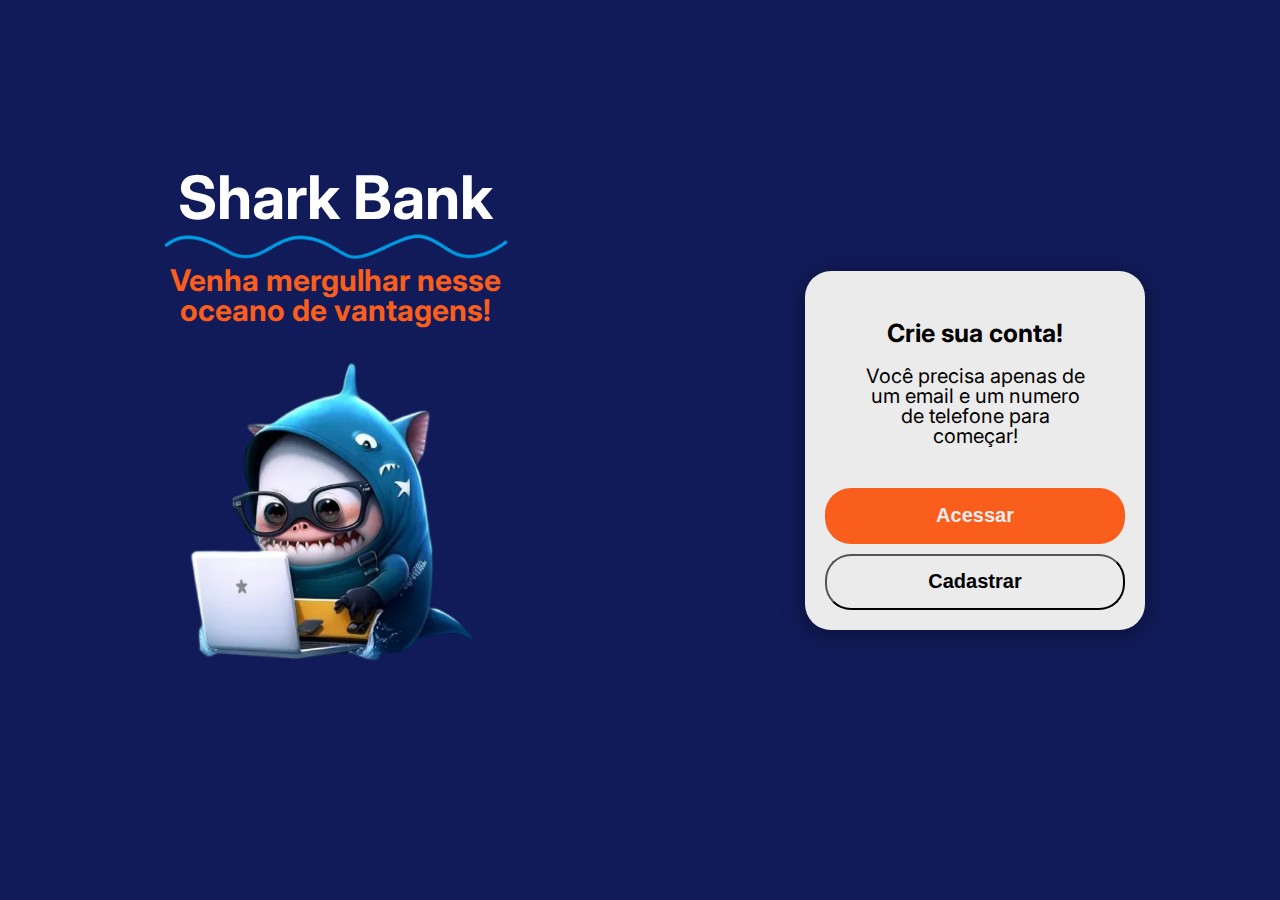
<file: index.html>
<!DOCTYPE html>
<html lang="pt-br">

<head>
    <meta charset="UTF-8">
    <meta http-equiv="X-UA-Compatible" content="IE=edge">
    <meta name="viewport" content="width=device-width, initial-scale=1.0">
    <link rel="stylesheet" href="./css/reset.css">
    <link rel="stylesheet" href="./css/index.css">
    <link rel="preconnect" href="https://fonts.googleapis.com">
    <link rel="preconnect" href="https://fonts.gstatic.com" crossorigin>
    <link href="https://fonts.googleapis.com/css2?family=Inter:wght@700&display=swap" rel="stylesheet">
    <link href="https://fonts.googleapis.com/css2?family=Inter&display=swap" rel="stylesheet">
    <link rel="shortcut icon" href="img/index/favicon-32x32.png" type="image/x-icon">
    <script src="./js/modules/index.js" defer></script>

    <title>Shark Bank</title>
</head>

<body>
    <div class="text-container">
        <div class="text-container-titles">
            <h1 class="title">
                Shark Bank
            </h1>
            <img class="imagem-onda" src="img/index/efeito de onda.png" alt=" imagem de onda">
            <h2 class="sub-title">
                Venha mergulhar nesse</br>
                oceano de vantagens!
            </h2>
        </div>
        <img class="imagem-baby-tubarao" src="img/index/Baby.png" alt="Logo de tubarão bebe">
    </div>
    <section class="form-container">
        <h2 class="titulo-form-conteiner">Crie sua conta!</h2>
        <h3 class="subtitulo-form-conteiner">Você precisa apenas de um email e um numero de telefone para começar!</h3>
        <div class="conjunto-de-botoes">
            <button id = "botao-acessar" class="botao botao-acessar-form" type="submit">Acessar</button>
            <button id = "botao-cadastrar" class="botao botao-cadastrar-form">Cadastrar</button>
        </div>
    </section>
</body>

</html>
</file>
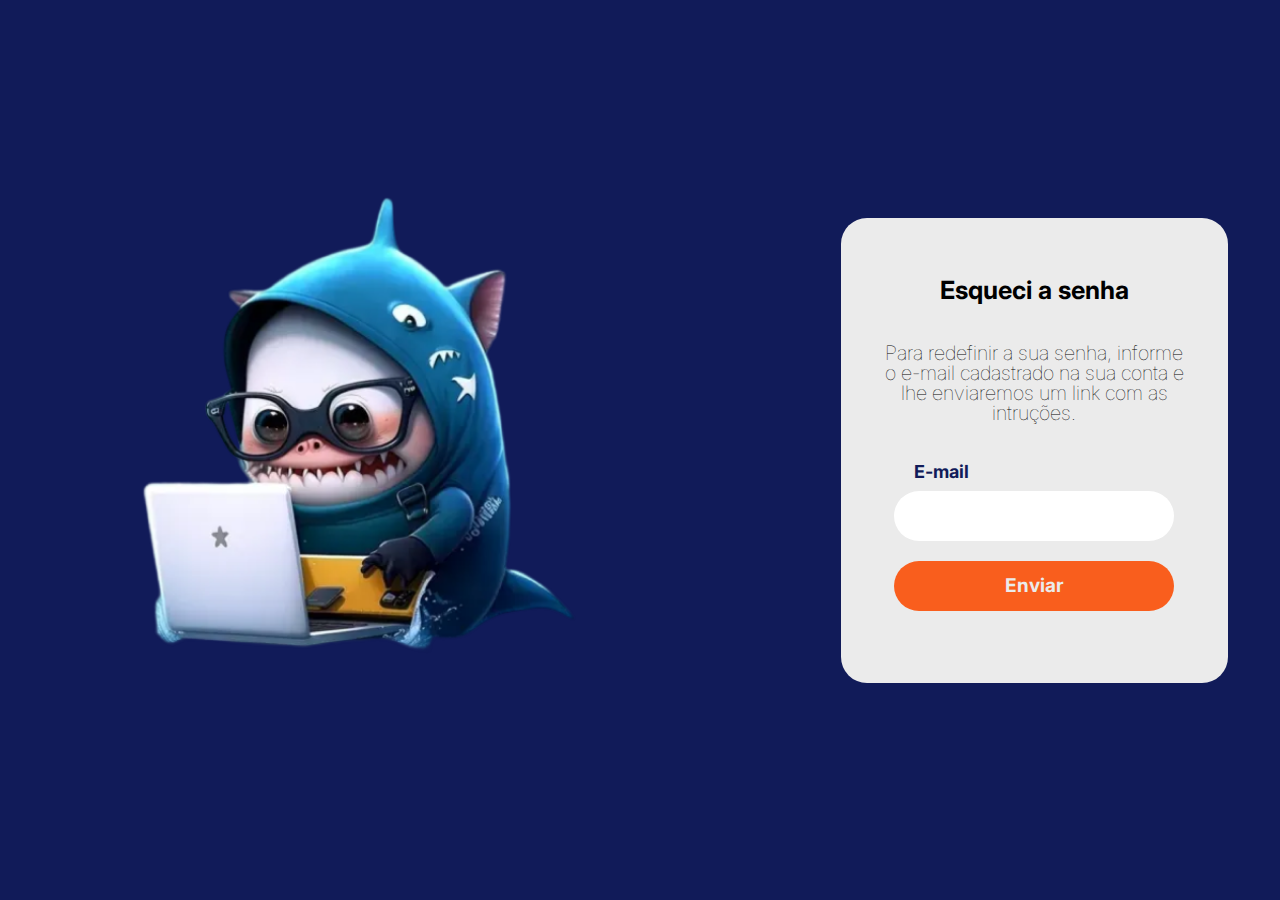
<file: view/recpassword.html>
<!DOCTYPE html>
<html lang="pt-br">

<head>
    <meta charset="UTF-8">
    <meta http-equiv="X-UA-Compatible" content="IE=edge">
    <meta name="viewport" content="width=device-width, initial-scale=1.0">
    <link rel="preconnect" href="https://fonts.googleapis.com">
    <link rel="preconnect" href="https://fonts.gstatic.com" crossorigin>
    <link href="https://fonts.googleapis.com/css2?family=Inter:wght@700&display=swap" rel="stylesheet">
    <link href="https://fonts.googleapis.com/css2?family=Inter&display=swap" rel="stylesheet">
    <link rel="stylesheet" href="../css/reset.css">
    <link rel="stylesheet" href="../css/index.css">

    <title>Recuperação de senha</title>

    <link rel="stylesheet" href="../css/recpassword.css">
    <link rel="shortcut icon" href="../img/favicon-32x32.png" type="image/x-icon">
</head>

<body>
   
    <main>
        <section class="images">
            <img class="imagem-tubarao" src="../img/shark-recpassword.png" alt="Mobile">
        </section>
        <div class="quadro">
            <form class="form" action="">
                <h2 class="titulo-esqueci-senha">Esqueci a senha</h2>
                <h6 class="subtitulo-esqueci-senha">Para redefinir a sua senha, informe o e-mail cadastrado
                    na sua conta e lhe enviaremos um link com as intruções.</h6>
                <label class="cadastrar-email" for="e-mail">
                    <span class="texto-email">E-mail</span>
                    <input class="caixa-email" type="email" id="email" name="email">
                </label>
                <input class="botao" type="submit" value="Enviar" id="send" onclick="onClickRecPassword()">
            </form>
        </div>
    </main>
    
</body>
<script src = "../js/modules/password.js"></script>
</html>
</file>
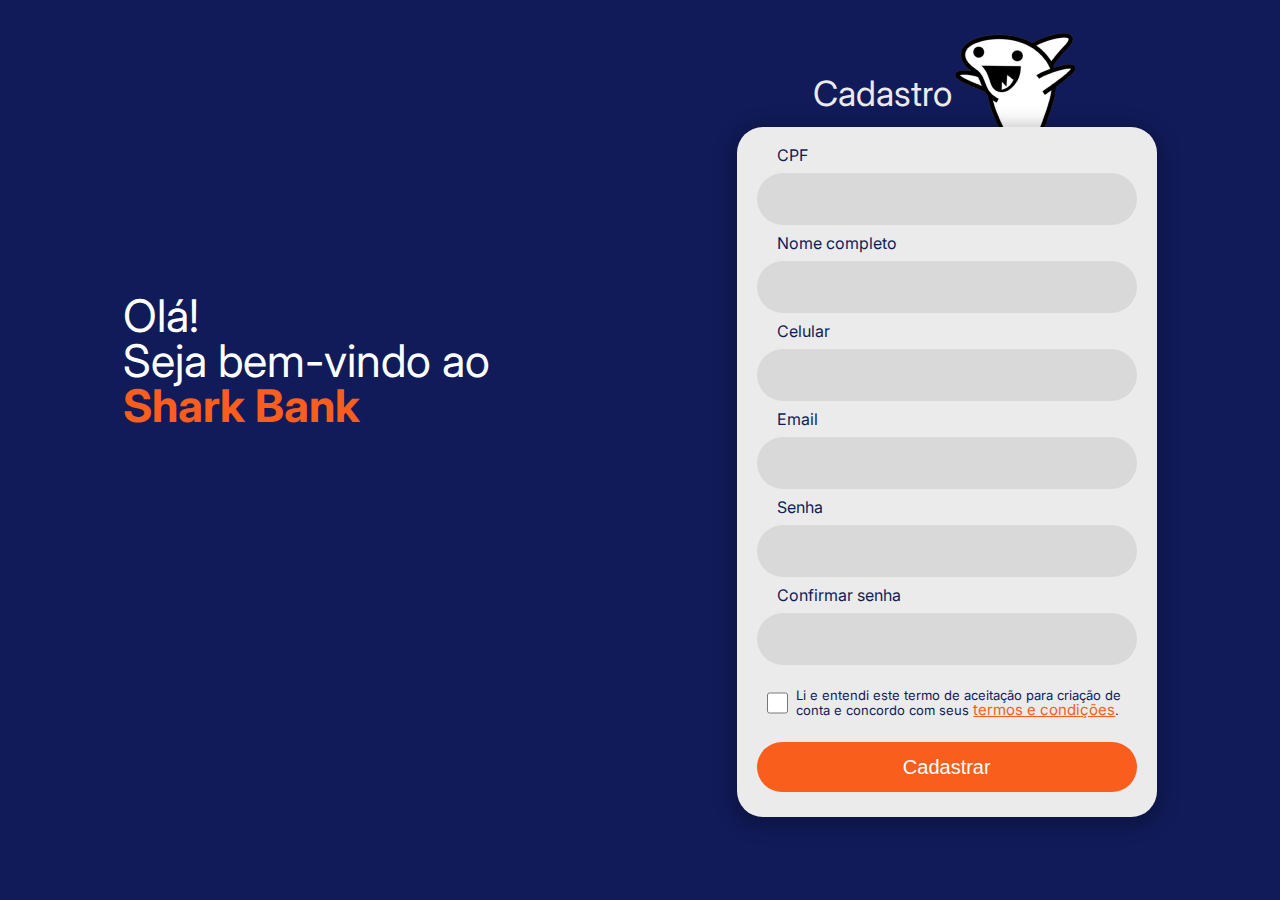
<file: view/register.html>
<!DOCTYPE html>
<html lang="pt-br">

<head>
    <meta charset="UTF-8">
    <meta http-equiv="X-UA-Compatible" content="IE=edge">
    <meta name="viewport" content="width=device-width, initial-scale=1.0">
    <link rel="stylesheet" href="../css/reset.css">
    <link rel="stylesheet" href="../css/register.css">
    <link rel="preconnect" href="https://fonts.googleapis.com">
    <link rel="preconnect" href="https://fonts.gstatic.com" crossorigin>
    <link href="https://fonts.googleapis.com/css2?family=Inter:wght@700&display=swap" rel="stylesheet">
    <link href="https://fonts.googleapis.com/css2?family=Inter&display=swap" rel="stylesheet">
    <script src="../js/modules/register.js" defer></script>

    <title>Cadastro</title>
</head>

<body>
    <div class="text-container">
        <h4>
            Olá! </br>
            Seja bem-vindo ao <br>
            <span class="orange-text">Shark Bank</span>
        </h4>
    </div>

    <div class="registration-form">
        <section class="registration-title">
            <h2>Cadastro<h2>
                <img src="../img/registeraddress-img/happyshark.png.png" alt="">
          </section>
        <form action="" class="form-container" id="form">

            <span class="span-required"> CPF </span>
            <input id="cpf" name="cpf" type="text" class="required" data-error-message="Por favor, preencha o campo CPF" oninput="validateCPF()">
            <span id="cpf-error-message" class="error-message"></span>

            <span class="span-required"> Nome completo </span>
            <input id="username" name="username" type="text" class="required" data-error-message="Por favor, preencha o campo Nome completo" oninput="validateCPF()">
            <span id="name-error-message" class="error-message"></span>

            <span class="span-required"> Celular </span>
            <input id="phonenumber" name="phonenumber" type="text" class="required" data-error-message="Por favor, preencha o celular" oninput="validateCPF()">
            <span id="phonenumber-error-message" class="error-message"></span>

            <span class="span-required"> Email </span>
            <input id="email" name="email" type="text" class="required" data-error-message="Inserir email" oninput="validateCPF()">
            <span id="email-error-message" class="error-message"></span>

            <span class="span-required"> Senha </span>
            <input id="password" name="password" type="password" class="required" data-error-message="Inserir senha" oninput="validateCPF()">
            <span id="password-error-message" class="error-message"></span>

            <span class="span-required"> Confirmar senha </span>
            <input id="confirmpassword" name="password" type="password" class="required" data-error-message="senhas incompatíveis" oninput="validateCPF()">
            <span id="confirmpassword-error-message" class="error-message"></span>

            <label class="checkbox-label">
                <input type="checkbox" id="termCheckbox" name="termCheckbox" class="checkbox">
                <span class="checkbox-text">Li e entendi este termo de aceitação para criação de conta e concordo com
                    seus <a href="terms.html" id="terms-link">termos e condições</a>.</span>
            </label>

            <button id="botao-cadastrar" type="button"
                onclick="if (validateForm()) { window.location.href = 'registeraddress.html'; }">Cadastrar</button>

        </form>
    </div>
</body>

</html>
</file>
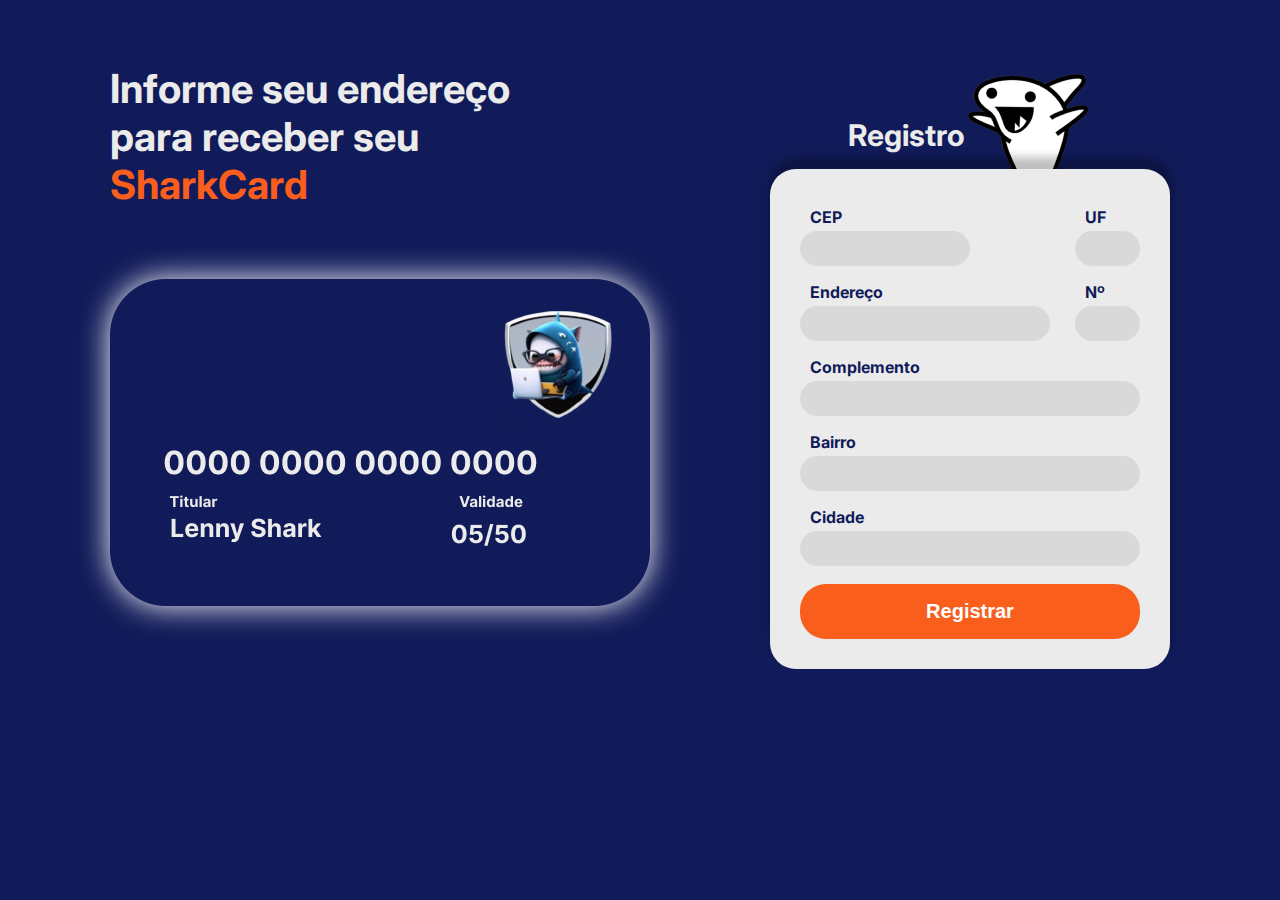
<file: view/registeraddress.html>
<!DOCTYPE html>
<html lang="pt-br">

<head>
  <meta charset="UTF-8">

  <link rel="preconnect" href="https://fonts.googleapis.com">
  <link rel="preconnect" href="https://fonts.gstatic.com" crossorigin>
  <link href="https://fonts.googleapis.com/css2?family=Inter:wght@400;700&display=swap" rel="stylesheet">

  <link rel="stylesheet" href="../css/reset.css">
  <link rel="stylesheet" href="../css/registeraddress.css">


  <title>Registro</title>
</head>

<body>

  <main>
    <section id="SharkCard">

      <h1>
        Informe seu endereço <br>
        para receber seu <br>
        <span>SharkCard</span>
      </h1>
      <img src="/img/registeraddress-img/SharkCard.png" alt="">
    </section>

    <div id="addressForm">

      <section id="form-title">
        <h2>Registro<h2>
            <img src="/img/registeraddress-img/happyshark.png.png" alt="">
      </section>

      <form action="" id="form-container">
        <fieldset>

          <div id="fieldsInline1">
            <div class="input-wrapper" id="field-CEP" >
              <label for="cep">CEP</label>
              <input type="text" id="cep" name="cep" oninput="validateCep()">  
              <span id="cep-error-message" class="error-message"></span> 
            </div>
            <div class="input-wrapper" id="field-UF">
              <label for="uf">UF</label>
              <input type="text" id="uf" name="uf" oninput="validateUf()">
              <span id="uf-error-message" class="error-message"></span>
            </div>
          </div>

          <div id="fieldsInline2">
            <div class="input-wrapper" id="field-Endereco">
              <label for="endereco">Endereço</label>
              <input type="text" id="endereco" name="endereco" oninput="validateEndereco()">
              <span id="endereco-error-message" class="error-message"></span>
            </div>
            <div class="input-wrapper" id="field-Numero">
              <label for="numero">Nº</label>
              <input type="text" id="numero" name="numero" oninput="validateNumero()">
              <span id="numero-error-message" class="error-message"></span>
            </div>
          </div>



          <div class="input-wrapper" id="field-Complemento">
            <label for="complemento">Complemento</label>
            <input type="text" id="complemento" name="complemento">            
          </div>

          <div class="input-wrapper" id="field-Bairro">
            <label for="bairro">Bairro</label>
            <input type="text" id="bairro" name="bairro" oninput="validateBairro()">
            <span id="bairro-error-message" class="error-message"></span>
          </div>

          <div class="input-wrapper" id="field-Cidade">
            <label for="cidade">Cidade</label>
            <input type="text" id="cidade" name="cidade" oninput="validateCidade()">
            <span id="cidade-error-message" class="error-message"></span>
          </div>

          <button type="submit">Registrar</button>

        </fieldset>
      </form>
    </div>
  </main>


  <script src="/js/modules/registeraddress.js"></script>
</body>

</html>
</file>
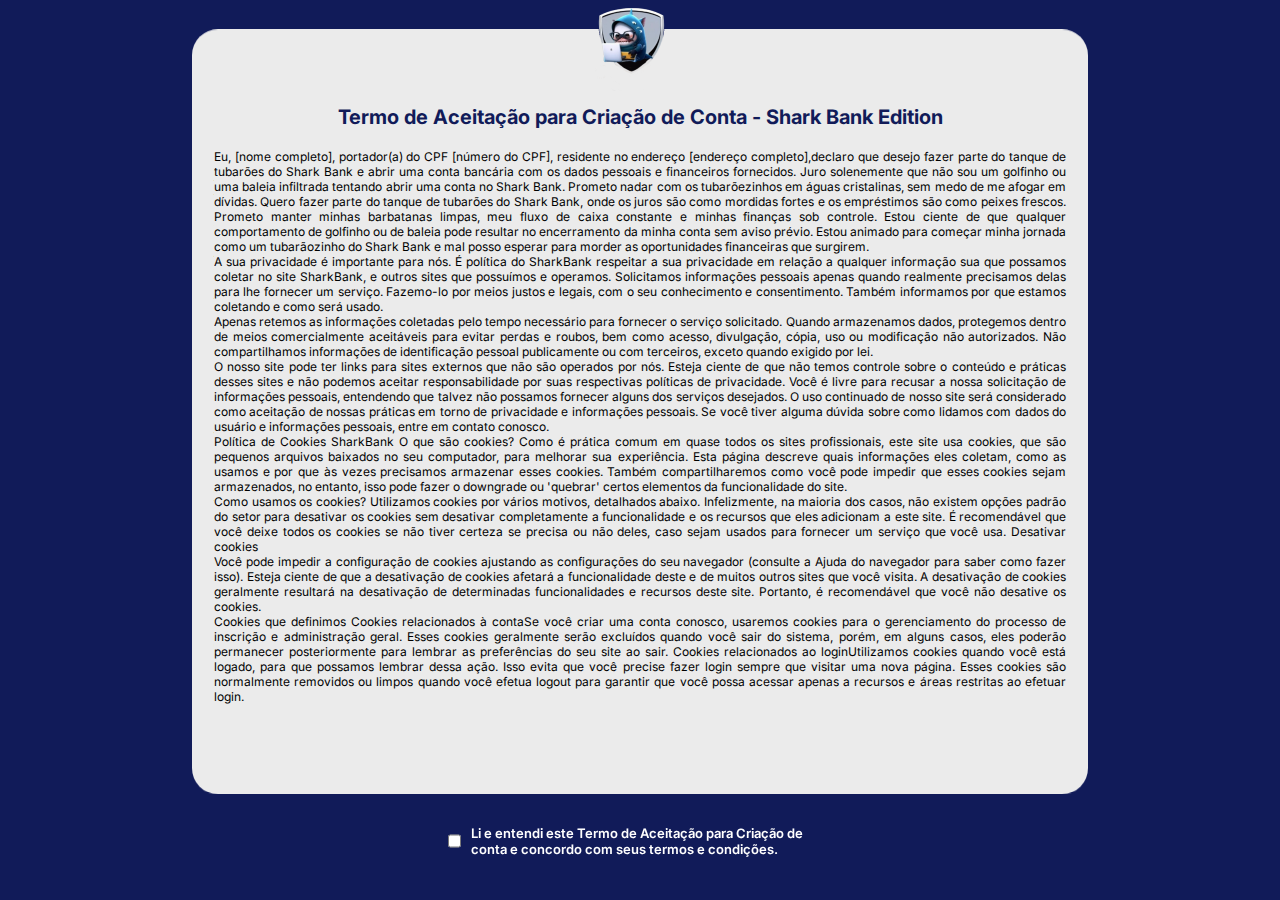
<file: view/terms.html>
<!DOCTYPE html>
<html lang="pt-br">

<head>
  <link rel="preconnect" href="https://fonts.googleapis.com" />
  <link rel="preconnect" href="https://fonts.gstatic.com" crossorigin />
  <link href="https://fonts.googleapis.com/css2?family=Inter&display=swap" rel="stylesheet" />
  <meta charset="UTF-8" />
  <meta http-equiv="X-UA-Compatible" content="IE=edge" />
  <meta name="viewport" content="width=device-width, initial-scale=1.0" />
  <link rel="stylesheet" href="../css/terms.css" />
  <link rel="shortcut icon" href="img/favicon-32x32.png" type="image/x-icon">
  <script src="../js/modules/terms.js" defer></script>
  <title>Termo de aceitação</title>
</head>

<body>
  <img src="../img/logo_skark_terms.png" alt="Logo SharkBank" />
  <div id="moldura-externa">
    <div id="modal" class="modal">
      <div id="header-modal">
        <h1>Termo de Aceitação para Criação de Conta - Shark Bank Edition</h1>
      </div>
      <div id="body-modal">
        <p>
          Eu, [nome completo], portador(a) do CPF [número do CPF], residente no
          endereço [endereço completo],declaro que desejo fazer parte do tanque
          de tubarões do Shark Bank e abrir uma conta bancária com os dados
          pessoais e financeiros fornecidos. Juro solenemente que não sou um
          golfinho ou uma baleia infiltrada tentando abrir uma conta no Shark
          Bank. Prometo nadar com os tubarõezinhos em águas cristalinas, sem
          medo de me afogar em dívidas. Quero fazer parte do tanque de tubarões
          do Shark Bank, onde os juros são como mordidas fortes e os empréstimos
          são como peixes frescos. Prometo manter minhas barbatanas limpas, meu
          fluxo de caixa constante e minhas finanças sob controle. Estou ciente
          de que qualquer comportamento de golfinho ou de baleia pode resultar
          no encerramento da minha conta sem aviso prévio. Estou animado para
          começar minha jornada como um tubarãozinho do Shark Bank e mal posso
          esperar para morder as oportunidades financeiras que surgirem.
        </p>
        <p>
          A sua privacidade é importante para nós. É política do SharkBank
          respeitar a sua privacidade em relação a qualquer informação sua que
          possamos coletar no site SharkBank, e outros sites que possuímos e
          operamos. Solicitamos informações pessoais apenas quando realmente
          precisamos delas para lhe fornecer um serviço. Fazemo-lo por meios
          justos e legais, com o seu conhecimento e consentimento. Também
          informamos por que estamos coletando e como será usado.
        </p>
        <p>
          Apenas retemos as informações coletadas pelo tempo necessário para
          fornecer o serviço solicitado. Quando armazenamos dados, protegemos
          dentro de meios comercialmente aceitáveis ​​para evitar perdas e
          roubos, bem como acesso, divulgação, cópia, uso ou modificação não
          autorizados. Não compartilhamos informações de identificação pessoal
          publicamente ou com terceiros, exceto quando exigido por lei.
        </p>
        <p>
          O nosso site pode ter links para sites externos que não são operados
          por nós. Esteja ciente de que não temos controle sobre o conteúdo e
          práticas desses sites e não podemos aceitar responsabilidade por suas
          respectivas políticas de privacidade. Você é livre para recusar a
          nossa solicitação de informações pessoais, entendendo que talvez não
          possamos fornecer alguns dos serviços desejados. O uso continuado de
          nosso site será considerado como aceitação de nossas práticas em torno
          de privacidade e informações pessoais. Se você tiver alguma dúvida
          sobre como lidamos com dados do usuário e informações pessoais, entre
          em contato conosco.
        </p>
        <p>
          Política de Cookies SharkBank O que são cookies? Como é prática comum
          em quase todos os sites profissionais, este site usa cookies, que são
          pequenos arquivos baixados no seu computador, para melhorar sua
          experiência. Esta página descreve quais informações eles coletam, como
          as usamos e por que às vezes precisamos armazenar esses cookies.
          Também compartilharemos como você pode impedir que esses cookies sejam
          armazenados, no entanto, isso pode fazer o downgrade ou 'quebrar'
          certos elementos da funcionalidade do site.
        </p>
        <p>
          Como usamos os cookies? Utilizamos cookies por vários motivos,
          detalhados abaixo. Infelizmente, na maioria dos casos, não existem
          opções padrão do setor para desativar os cookies sem desativar
          completamente a funcionalidade e os recursos que eles adicionam a este
          site. É recomendável que você deixe todos os cookies se não tiver
          certeza se precisa ou não deles, caso sejam usados ​​para fornecer um
          serviço que você usa. Desativar cookies
        </p>
        <p>
          Você pode impedir a configuração de cookies ajustando as configurações
          do seu navegador (consulte a Ajuda do navegador para saber como fazer
          isso). Esteja ciente de que a desativação de cookies afetará a
          funcionalidade deste e de muitos outros sites que você visita. A
          desativação de cookies geralmente resultará na desativação de
          determinadas funcionalidades e recursos deste site. Portanto, é
          recomendável que você não desative os cookies.
        </p>
        <p>
          Cookies que definimos Cookies relacionados à contaSe você criar uma
          conta conosco, usaremos cookies para o gerenciamento do processo de
          inscrição e administração geral. Esses cookies geralmente serão
          excluídos quando você sair do sistema, porém, em alguns casos, eles
          poderão permanecer posteriormente para lembrar as preferências do seu
          site ao sair. Cookies relacionados ao loginUtilizamos cookies quando
          você está logado, para que possamos lembrar dessa ação. Isso evita que
          você precise fazer login sempre que visitar uma nova página. Esses
          cookies são normalmente removidos ou limpos quando você efetua logout
          para garantir que você possa acessar apenas a recursos e áreas
          restritas ao efetuar login.
        </p>
        <p>
          Cookies relacionados a boletins por e-mailEste site oferece serviços
          de assinatura de boletim informativo ou e-mail e os cookies podem ser
          usados ​​para lembrar se você já está registrado e se deve mostrar
          determinadas notificações válidas apenas para usuários inscritos / não
          inscritos. Pedidos processando cookies relacionadosEste site oferece
          facilidades de comércio eletrônico ou pagamento e alguns cookies são
          essenciais para garantir que seu pedido seja lembrado entre as
          páginas, para que possamos processá-lo adequadamente.
        </p>
        <p>
          Cookies relacionados a pesquisasPeriodicamente, oferecemos pesquisas e
          questionários para fornecer informações interessantes, ferramentas
          úteis ou para entender nossa base de usuários com mais precisão. Essas
          pesquisas podem usar cookies para lembrar quem já participou numa
          pesquisa ou para fornecer resultados precisos após a alteração das
          páginas.
        </p>
        <p>
          Cookies relacionados a formuláriosQuando você envia dados por meio de
          um formulário como os encontrados nas páginas de contacto ou nos
          formulários de comentários, os cookies podem ser configurados para
          lembrar os detalhes do usuário para correspondência futura. Cookies de
          preferências do sitePara proporcionar uma ótima experiência neste
          site, fornecemos a funcionalidade para definir suas preferências de
          como esse site é executado quando você o usa. Para lembrar suas
          preferências, precisamos definir cookies para que essas informações
          possam ser chamadas sempre que você interagir com uma página for
          afetada por suas preferências. Cookies de Terceiros
        </p>
        <p>
          Em alguns casos especiais, também usamos cookies fornecidos por
          terceiros confiáveis. A seção a seguir detalha quais cookies de
          terceiros você pode encontrar através deste site. Este site usa o
          Google Analytics, que é uma das soluções de análise mais difundidas e
          confiáveis ​​da Web, para nos ajudar a entender como você usa o site e
          como podemos melhorar sua experiência. Esses cookies podem rastrear
          itens como quanto tempo você gasta no site e as páginas visitadas,
          para que possamos continuar produzindo conteúdo atraente.
        </p>
        <p>
          Para mais informações sobre cookies do Google Analytics, consulte a
          página oficial do Google Analytics. As análises de terceiros são
          usadas para rastrear e medir o uso deste site, para que possamos
          continuar produzindo conteúdo atrativo. Esses cookies podem rastrear
          itens como o tempo que você passa no site ou as páginas visitadas, o
          que nos ajuda a entender como podemos melhorar o site para você.
          Periodicamente, testamos novos recursos e fazemos alterações subtis na
          maneira como o site se apresenta. Quando ainda estamos testando novos
          recursos, esses cookies podem ser usados ​​para garantir que você
          receba uma experiência consistente enquanto estiver no site, enquanto
          entendemos quais otimizações os nossos usuários mais apreciam.
        </p>
        <p>
          À medida que vendemos produtos, é importante entendermos as
          estatísticas sobre quantos visitantes de nosso site realmente compram
          e, portanto, esse é o tipo de dados que esses cookies rastrearão. Isso
          é importante para você, pois significa que podemos fazer previsões de
          negócios com precisão que nos permitem analizar nossos custos de
          publicidade e produtos para garantir o melhor preço possível.
          Compromisso do Usuário
        </p>
        <p>
          O usuário se compromete a fazer uso adequado dos conteúdos e da
          informação que o SharkBank oferece no site e com caráter enunciativo,
          mas não limitativo: A) Não se envolver em atividades que sejam ilegais
          ou contrárias à boa fé a à ordem pública; B) Não difundir propaganda
          ou conteúdo de natureza racista, xenofóbica, ou casas de apostas,
          jogos de sorte e azar, qualquer tipo de pornografia ilegal, de
          apologia ao terrorismo ou contra os direitos humanos; C) Não causar
          danos aos sistemas físicos (hardwares) e lógicos (softwares) do
          SharkBank, de seus fornecedores ou terceiros, para introduzir ou
          disseminar vírus informáticos ou quaisquer outros sistemas de hardware
          ou software que sejam capazes de causar danos anteriormente
          mencionados.
        </p>
        <p>
          Mais informações Esperemos que esteja esclarecido e, como mencionado
          anteriormente, se houver algo que você não tem certeza se precisa ou
          não, geralmente é mais seguro deixar os cookies ativados, caso
          interaja com um dos recursos que você usa em nosso site. Esta política
          é efetiva a partir de Mar/2023.
        </p>
      </div>
    </div>
  </div>
  <footer>
    <input type="checkbox" id="inputAceiteTermo" />
    <p>
      Li e entendi este Termo de Aceitação para Criação de conta e concordo
      com seus termos e condições.
    </p>
  </footer>
</body>

</html>
</file>
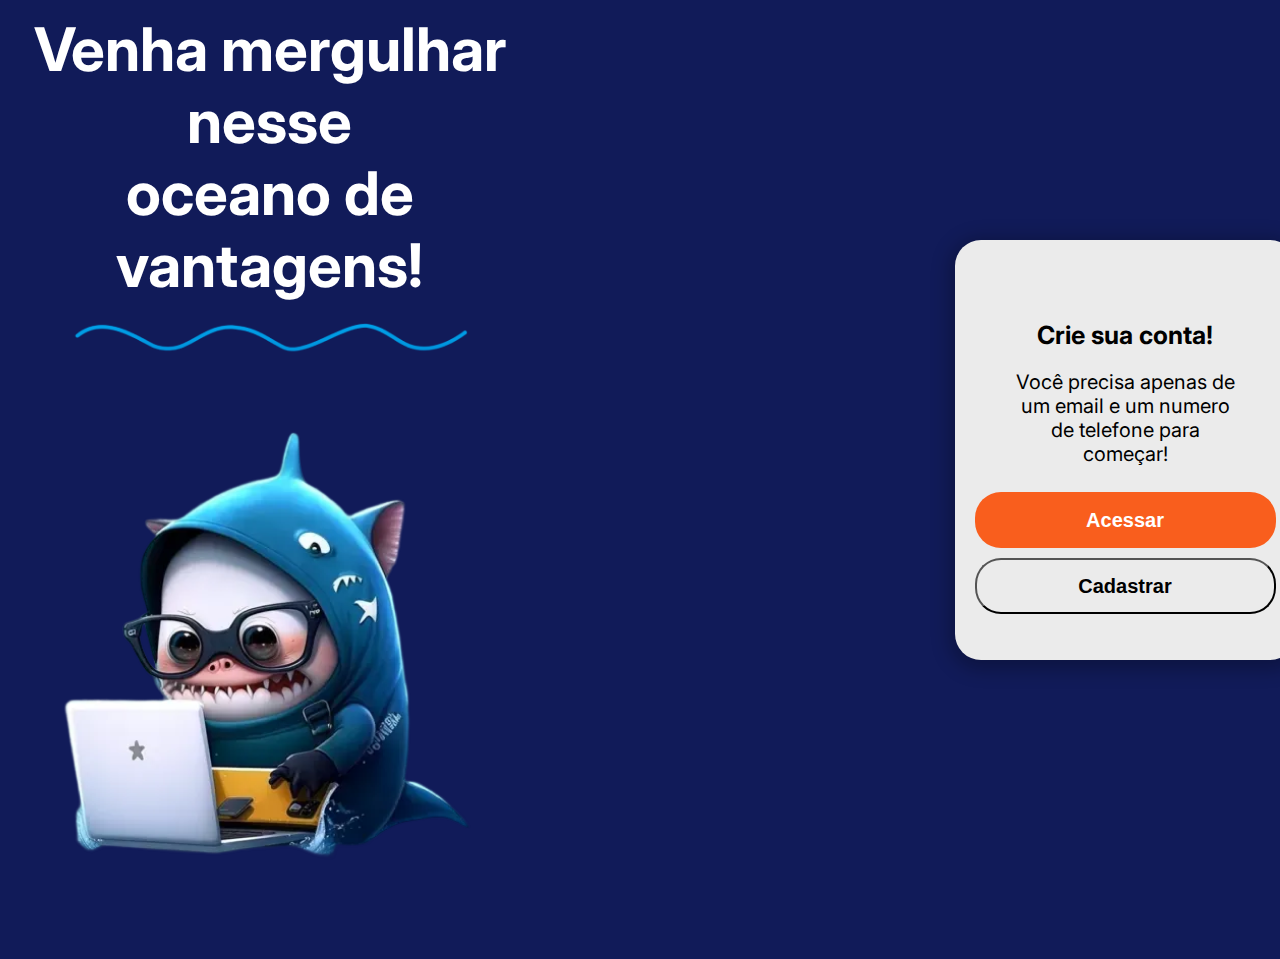
<file: Babie-Bank/view/home.html>
<!DOCTYPE html>
<html lang="pt-br">
<head>
    <meta charset="UTF-8">
    <meta http-equiv="X-UA-Compatible" content="IE=edge">
    <meta name="viewport" content="width=device-width, initial-scale=1.0">


    <link rel="stylesheet" href="../css/home.css">


    <link rel="preconnect" href="https://fonts.googleapis.com">
    <link rel="preconnect" href="https://fonts.gstatic.com" crossorigin>
    <link href="https://fonts.googleapis.com/css2?family=Inter:wght@700&display=swap" rel="stylesheet">
    <link href="https://fonts.googleapis.com/css2?family=Inter&display=swap" rel="stylesheet">


    <title>home page</title>
</head>
<body>
    

    
    <aside class="text-container">
        <h1> 
            <br> Venha mergulhar nesse </br> 
            oceano de vantagens!           
        </h1>

        <img class="imagem-onda" src="../img/efeito de onda.png" alt=" imagem de onda">
        
        <img src="../img/Baby.png" alt="Logo de tubarão bebe">
    </aside>

    <div class="form-container">
        <h2 class="titulo-form-conteiner">Crie sua conta!</h2>
        <h3 class="subtitulo-form-conteiner">Você precisa apenas de um email e um numero de telefone para começar!</h3>
        <button class="botao botao-acessar-form" type="submit">Acessar</button>
        <button class="botao botao-cadastrar-form">Cadastrar</button>

    </div>
    

</body>
</html>
</file>
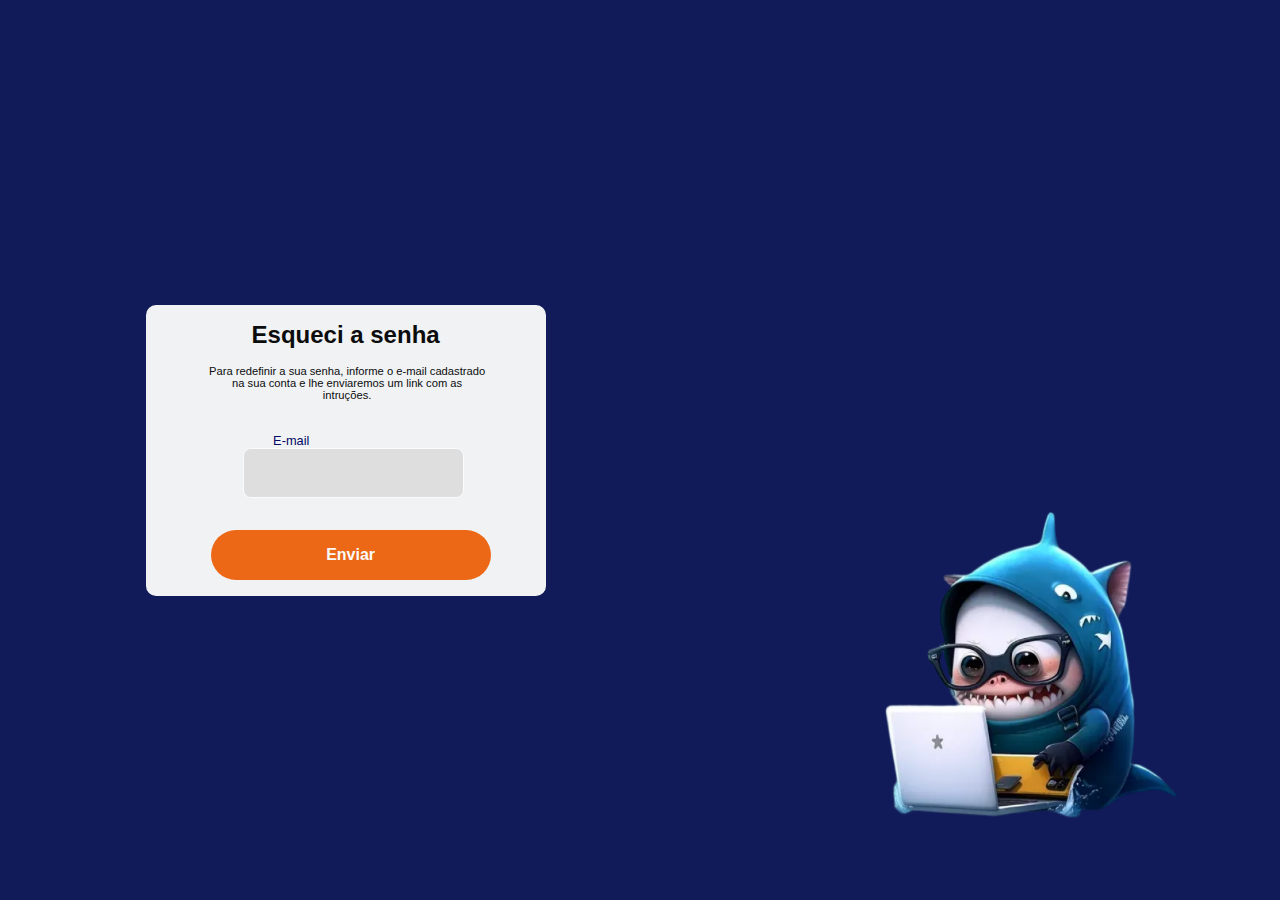
<file: Babie-Bank/view/recpassword.html>
<!DOCTYPE html>
<html lang="pt-br">
<head>
    <meta charset="UTF-8">
    <meta http-equiv="X-UA-Compatible" content="IE=edge">
    <meta name="viewport" content="width=device-width, initial-scale=1.0">
    <title>Recuperação de senha</title>
    <link rel="stylesheet" href="../css/recpassword.css">
</head>
<body>
    <main>
        <div>
            
            <form action="">
                <h2>Esqueci a senha</h2>
                <h6>Para redefinir a sua senha, informe o  e-mail cadastrado 
                    na sua conta e lhe enviaremos um link com as intruções.</h6> 
                <label for="e-mail">
                    <span>E-mail</span>
                    <input type="email" id="email" name="email">
                </label>
    
                
    
                <input type="submit" value="Enviar" id="button">

            </form>

        </div>
        
        
    </main>
    <section class="images">
        <img src="../img/mobile.png" alt="Mobile">
    </section>
</body>
</html>
</file>
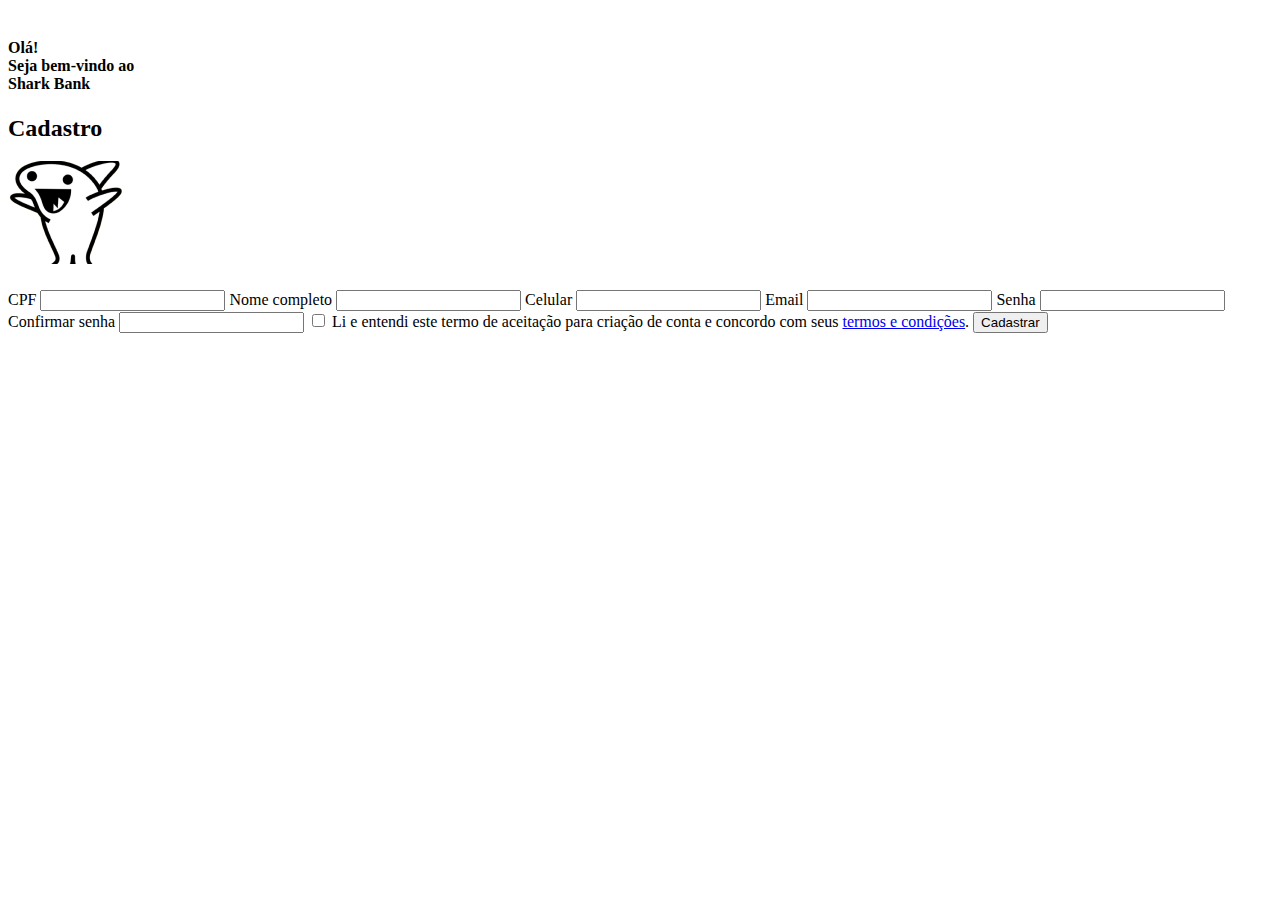
<file: Babie-Bank/view/register.html>
<!DOCTYPE html>
<html lang="en">
<head>
    <meta charset="UTF-8">
    <meta http-equiv="X-UA-Compatible" content="IE=edge">
    <meta name="viewport" content="width=device-width, initial-scale=1.0">   
    <link rel="stylesheet" href="../css/register.css">      
    <link rel="preconnect" href="https://fonts.googleapis.com">
    <link rel="preconnect" href="https://fonts.gstatic.com" crossorigin>
    <link href="https://fonts.googleapis.com/css2?family=Inter:wght@700&display=swap" rel="stylesheet">
    <link href="https://fonts.googleapis.com/css2?family=Inter&display=swap" rel="stylesheet">

    <title>Página de cadastro</title>
</head>
    <body>        
         
        <aside class="text-container">
            <h4> 
                <br> Olá! </br> 
                Seja bem-vindo ao 
                <br> <span class="orange-text">Shark Bank</span> </br> 
            </h4>
            
        </aside>

    <div id="registration-form">
        <section id="registration-title">
            <h2>Cadastro<h2>
                <img src="/Babie-Bank/img/registeraddress-img/happyshark.png.png" alt="">
          </section>
        <form action="" class="form-container" id="form">

            <span class="span-required"> CPF </span>            
            <input id="cpf" name="cpf" type="text" class="inputs required" oninput="validateCPF()">
            <span id="cpf-error-message" class="error-message"></span>                        

            <span class="span-required"> Nome completo </span>            
            <input id="username" name="username" type="text" class="inputs required" oninput="validateName()">                              
            <span id="name-error-message" class="error-message"></span>

            <span class="span-required"> Celular </span>            
            <input id="phonenumber" name="phonenumber" type="text" class="inputs required" oninput="validatePhoneNumber()">                
            <span id="phonenumber-error-message" class="error-message"></span>

            <span class="span-required"> Email </span>           
            <input id="email" name="email" type="text" class="inputs required" oninput="validateEmail()">                
            <span id="email-error-message" class="error-message"></span>

            <span class="span-required"> Senha </span>           
            <input id="password" name="password" type="password" class="inputs required" oninput="validatePassword()">                
            <span id="password-error-message" class="error-message"></span>

            <span class="span-required"> Confirmar senha </span>            
            <input id="confirmpassword" name="password" type="password" class="inputs required" oninput="validateConfirmPassword()">                
            <span id="confirmpassword-error-message" class="error-message"></span>
    
            <label class="checkbox-label">
                <input type="checkbox" id="termCheckbox" name="termCheckbox" class="checkbox">
                <span class="checkbox-text">Li e entendi este termo de aceitação para criação de conta e concordo com seus <a href="terms.html" id="terms-link">termos e condições</a>.</span>
            </label>
            
                                    
            <button type="button" onclick="validateForm()"> Cadastrar </button>

        </form>
    </div>
    <script src="/Babie-Bank/js/modules/register.js"></script>
    </body>
</html>
</file>
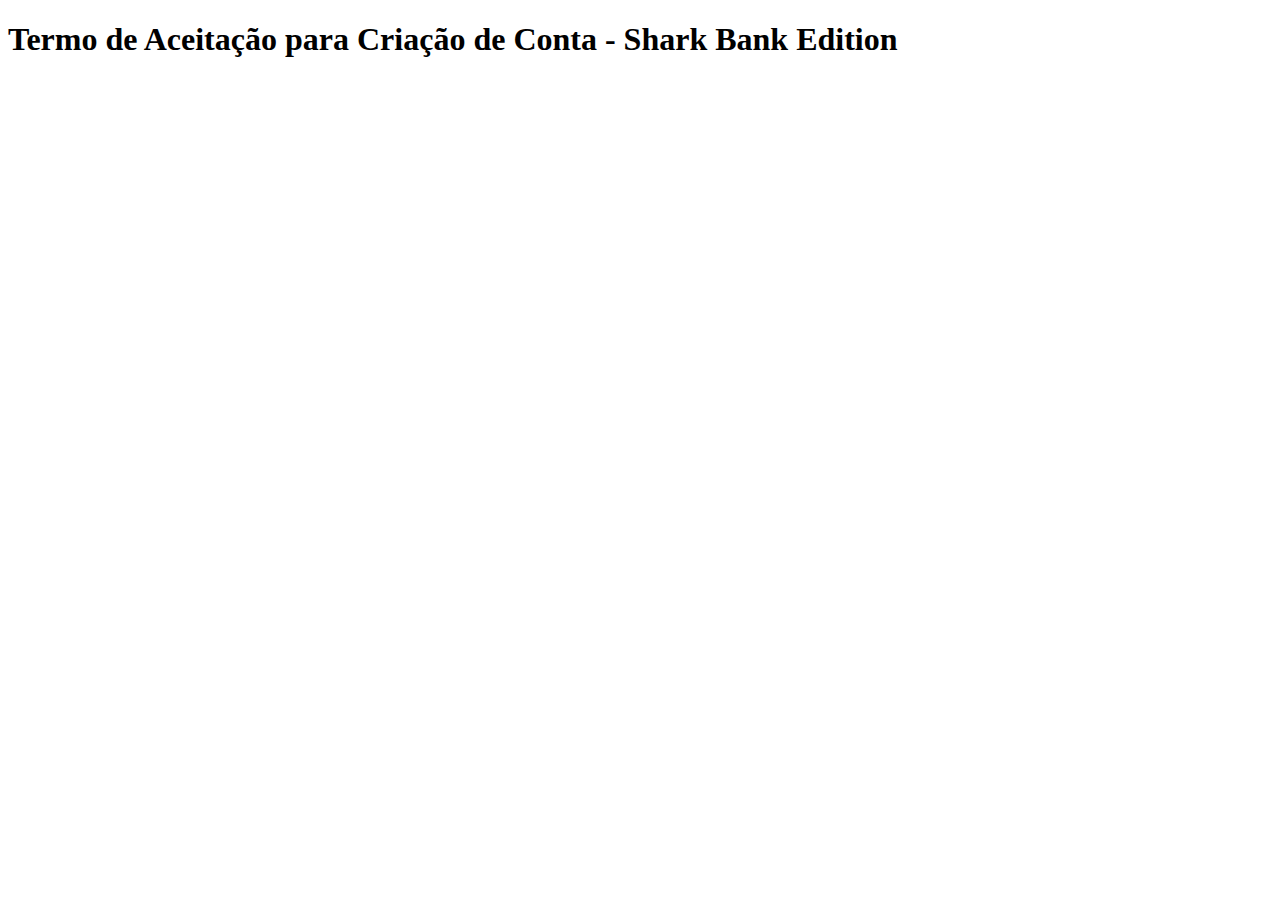
<file: Babie-Bank/view/terms.html>
<!DOCTYPE html>
<html lang="pt-br">
  <head>
    <meta charset="UTF-8" />
    <meta http-equiv="X-UA-Compatible" content="IE=edge" />
    <meta name="viewport" content="width=device-width, initial-scale=1.0" />
    <title>Termo de aceitação</title>
  </head>
  <body>
    <h1>Termo de Aceitação para Criação de Conta - Shark Bank Edition</h1>
  </body>
</html>
</file>
<file: css/index.css>
@import url('https://fonts.googleapis.com/css2?family=Inter&display=swap');

body {
    display: flex;
    align-items: center;
    justify-content: space-around;
    width: 100%;
    height: 100vh;
    font-family: 'Inter', sans-serif;
    background: #111B59;
    text-align: center;
}

.text-container {
    display: flex;
    flex-direction: column;
    align-items: center;
}

.text-container .title {
    font-family: 'Inter', sans-serif;
    font-size: 60px;
    color: #fff;
    justify-content: center;
    font-weight: bold;
}

.text-container .imagem-onda {
    display: flex;
    padding-top: 1.5%;
    width: 350px;
}

.text-container .sub-title {
    font-family: 'Inter', sans-serif;
    font-weight: bold;
    font-size: 30px;
    color: #F95E1D;
    justify-content: center;
}



.text-container .imagem-baby-tubarao {
    width: 400px;
    justify-content: center;
    align-items: center;
}

.form-container {
    background: #EBEBEB;
    border-radius: 26px;
    box-shadow: 0px 4px 18px 6px rgba(0, 0, 0, 0.25);
    display: flex;
    flex-direction: column;
    align-items: center;
    gap: 10px;
    padding: 20px;
    justify-content: space-between;
    text-align: center;
    padding-top: 50px;
}

.form-container .titulo-form-conteiner {
    font-size: 25px;
    font-weight: bold;
}

.form-container .subtitulo-form-conteiner {
    width: 233px;
    height: 102px;
    font-size: 20px;
    margin: 10px;
    font-weight: normal;
    text-align: center;
}

.conjunto-de-botoes {
    display: flex;
    flex-direction: column;
    gap: 10px;
}

.form-container .botao {
    font-size: 20px;
    font-weight: bold;
    border-radius: 26px;
    width: 300px;
    height: 56px;
}

.form-container .botao-acessar-form:hover {
    background: black;
    color: EBEBEB;
    cursor: pointer;
}

.form-container .botao-acessar-form {
    color: #EBEBEB;
    background-color: #F95E1D;
    border: none;
    transition: all .3s ease-in-out;
}

.form-container .botao-cadastrar-form {
    background-color: #EBEBEB;
    transition: all .3s ease-in-out;
}

.form-container .botao-cadastrar-form:hover {
    background-color: black;
    color: #EBEBEB;
    cursor: pointer;
}

/* Para telas de celular */
@media (max-width: 980px) {
    body {
        background-color: #EBEBEB;
        background-image: url("/img/index/background.png");
        background-repeat: no-repeat;
        background-size: cover;
        background-position: center center;
        display: flex;
        flex-direction: column;
        align-items: center;
        justify-content: space-around;
        height: 100vh
            /* Altera a direção dos elementos para ficarem empilhados */
    }

    .text-container-titles {
        position: relative;
        top: 20px;
        display: flex;
        flex-direction: column;
        align-items: center;
        align-content: center;
    }

    .text-container .title {
        padding-bottom: 10px;
        font-size: 40px;
        /* Diminui o tamanho da fonte do título */
    }

    .text-container .imagem-onda {
        width: 250px;
        /* Reduz o tamanho da imagem da onda */
    }

    .text-container .sub-title {
        padding-top: 10px;
        font-size: 24px;
        /* Diminui o tamanho da fonte do título */
    }

    .text-container .imagem-baby-tubarao {
        content: url("/img/index/mobile.png");
        width: 120px;
        position: fixed;
        top: 40%;
        /* Reduz o tamanho da imagem do baby tubarão */
    }

    .form-container {

        padding-top: 30px;
        /* Diminui o espaçamento entre o topo do formulário e a tela */
        /* Reduz a largura do formulário */
        box-shadow: none;
        /* remover borda do texto */
        width: 70%;
        padding: 0;

    }

    .form-container .titulo-form-conteiner {
        font-size: 20px;
        /* Diminui o tamanho da fonte do título do formulário */
    }

    .form-container .subtitulo-form-conteiner {
        width: 180px;
        /* Reduz a largura do subtitulo */
        height: 80px;
        /* Diminui a altura do subtitulo */
        font-size: 16px;
        /* Diminui o tamanho da fonte do subtitulo */
    }

    .conjunto-de-botoes {

        display: flex;
        flex-direction: row;
        width: 350px;
        gap: 20px;
    }

    .form-container .botao {
        width: 250px;
        /* Reduz a largura do botão */
        height: 46px;
        /* Diminui a altura do botão */
        font-size: 18px;
        /* Diminui o tamanho da fonte do botão */
    }

}
</file>
<file: css/recpassword.css>
@import url('https://fonts.googleapis.com/css2?family=Inter&display=swap');

* {
    margin: 0;
    padding: 0;
    border: 0;
    box-sizing: border-box;
    font-family: "Inter", sans-serif;
}

body {
    background: #111b59;
    color: white;
    min-height: 100vh;
    min-width: 100vw;
}

main {
    gap: 170px;
    height: 100vh;
    display: flex;
    flex-direction: row;
    align-items: center;
    justify-content: space-around;
}

.imagem-tubarao {
    height: 60vh;

}

.quadro {
    background-color: #EBEBEB;
    color: #000000;
    width: 387px;
    height: 465px;
    border-radius: 26px;
    padding: 40px;
    text-align: center;
    font-size: 20px;

    display: flex;
    justify-content: space-around;

}

.form {
    display: flex;
    flex-direction: column;
    align-items: center;
}

.caixa-email {
    display: flex;
    flex-direction: column;
    align-items: center;
    height: 50px;
    font-size: 15px;
    padding-left: 20px;
    font-family: 'Inter', sans-serif;
}


.titulo-esqueci-senha {
    font-weight: 700;
    font-size: 25px;
    margin-top: 20px;
    margin-bottom: 40px;
}

.subtitulo-esqueci-senha {
    font-size: 20px;
    text-align: center;
    font-weight: lighter;
    margin-bottom: 40px;
}

.cadastrar-email {
    display: flex;
    flex-direction: column;
    align-items: start;
}


.texto-email {
    font-weight: 700;
    font-size: 18px;
    margin-left: 20px;
    margin-bottom: 10px;
    color: #111b59;
}


.caixa-email {
    width: 280px;
    height: 50px;
    border-radius: 26px;
    margin-bottom: 20px;
    
}


.botao {
    font-size: 19px;
    font-weight: bold;
    color: #EBEBEB;
    background-color: #F95E1D;
    width: 280px;
    height: 50px;
    border-radius: 26px;

    border: 0px;

}

.botao:hover {
    background: black;
    color: EBEBEB;
    cursor: pointer;
}

/*
main h2 {
    color: #0c0c0c;
    font-size: 1.5rem;
    margin-top: 1rem;
    margin-bottom: 1rem;
    text-align: center;
    margin-left: 3
}

main h6 {
    color: #0c0c0c;
    font-size: 0.7rem;
    text-align: center;
    margin-left: 3px;
    width: 70%;
    font-weight: 150;
}


main .alternative {
    margin-top: 1rem;
}

main .alternative span {
    font-size: 1.1rem;
    font-weight: 400;
    color: rgb(246, 241, 241);
    position: relative;
}

main .alternative span::before, main .alternative span::after {
    position: absolute;
    content: '';
    height: 1px;
    width: 100px;
    bottom: 50%;
    right: 50px;
    background: rgb(255, 255, 255);
}

main .alternative span::after {
    left: 50px;
}

main form {
    
    display: flex;
    flex-direction: column;
    align-items: center;
    border-radius: 10px;
    background-color: #f0f2f4;
    width: 400px;
} */

/* 
main form label {
    display: flex;
    flex-direction: column;
    color: #010966;
}

main form label span {
    font-size: 0.8rem;
    margin-top: 2rem;
    margin-left: 50px;
    font-weight: 200;
}

main form input {
    background: #dededf;
    width: 90%;
    height: 50px;
    padding: 0 0.5rem;
    margin-left: 20px;
    outline: none;
    color: rgb(48, 44, 44);
    font-size: 1rem;
    border: 1px solid #fafbfc;
    border-radius: 8px;
    
}

main form input[type="submit"] {
    margin-left: 10px;
    cursor: pointer;
    width: 70%;
    margin-top: 2rem;
    margin-bottom: 1rem;
    border: none;
    border-radius: 32px;
    background: #ec6816;
    color: rgb(250, 248, 248);
    font-size: 1rem;
    transition: all .3s ease-in-out;
    font-weight: 600;
}

main form input[type="submit"]:hover {
    background: #ff8402;
    
}

section.images {
    
    width: 50vw;
    display: flex;
    align-items: flex-end;
    justify-content: flex-end;
    padding: 4rem;
}

section.images img {
    width: 80%;
}
*/

@media only screen and (min-width: 900px) and (max-width: 1200px) {
    section.images img {
        width: 110%;
    }


}

@media only screen and (max-width: 900px) {
    section.images {
        display: none;
        visibility: hidden;
    }

    main {
        width: 100vw;
    }
}

@media only screen and (max-width: 450px) {
    main h1 {
        font-size: 2rem;
    }

    main .alternative span {
        font-size: 0.8rem;
    }

    main form label span,
    main form input[type="submit"] {
        font-size: 1rem;
    }
}
</file>
<file: css/register.css>
@import url('https://fonts.googleapis.com/css2?family=Inter&display=swap');

body {
    display: flex;
    align-items: center;
    justify-content: space-around;
    width: 100%;
    height: 80vh;
    font-family: 'Inter', sans-serif;
    background: #111B59;
}

.text-container {
    font-size: 45px;
    color: #fff;
}

.orange-text {
    color: #F95E1D;
    font-weight: bold;
}
.span-required{

    margin-left:20px;

}
.registration-form {
    margin-bottom: -120px;
    display: flex;
    flex-direction: column;
    align-items: center;
    max-width: 100%;
    max-height: 100vh;
}

.registration-title {
    display: flex;
    align-items: center;
    justify-content: space-around;
}

h2 {
    font-size: 35px;
    display: inline-block;
    color: #EBEBEB;
}

#form {
    position: relative;
    width: 380px;
    height: 650px;
    background: #EBEBEB;
    border-radius: 26px;
    box-shadow: 0px 4px 18px 6px rgba(0, 0, 0, 0.25);
    display: flex;
    flex-direction: column;
    gap: 10px;
    padding: 20px;
    margin-top: -37px;
}
.form-container {
    background: #EBEBEB;
    border-radius: 26px;
    box-shadow: 0px 4px 18px 6px rgba(0, 0, 0, 0.25);
    gap: 10px;
    padding: 20px;
    margin-top: -37px;
}

#terms-link {
    font-family: 'Inter', sans-serif;
    color: #F95E1D;
    font-size: 15px;
}
#terms-link:hover {
    cursor: pointer;
}

.checkbox-label {
    display: flex;
    align-items: center;
    gap: 5px;
}

.checkbox {
    margin: 1%;
    border: 10px solid #000000;
    width: 40px;
    margin-left: 10px
}

.checkbox-text {
    font-size: 13px;
    color: #000000;
}

#botao-cadastrar {
    color: #fff;
    background-color: #F95E1D;
    border: 0px;
    border-radius: 26px;
    height: 50px;
    font-size: 20px;
}

#botao-cadastrar:hover {
    background-color: #de7c51;
    color: #EBEBEB;
    background-color: black;
    color: #EBEBEB;
    cursor: pointer;
}

/*validação de dados*/

.form-container span {
    margin-bottom: 0px;
    color: #111B59;
}

.form-container input {
    border-style: none;
    background: #D9D9D9;
    border-radius: 26px;
    border-color: #D9D9D9;
    height: 50px;
    font-size: 15px;    
    padding-left: 20px;
    font-family: 'Inter', sans-serif;
}

.form-container input.error {
    border-color: red;
}

.form-container .error-message {
    color: red;
    font-size: 12px;
    font-weight: bold;
    display: none;
}

@media (max-width: 980px) {
    .text-container {
        display: none;
    }

    /* @media screen and (min-width: 390px) and (max-width: 980px) { */

    /* Alinhar o conteúdo verticalmente */
    body {
        display: flex;
        flex-direction: column;

    }

    /* Redimensionar o título */
    h2 {
        font-size: 30px;
    }

    .registration-form {
        display: flex;
        flex-direction: column;
        max-width: 100%;
        max-height: 100vh;
        align-content: flex-start;
        align-items: stretch;
        justify-content: space-between;
    }

    /* Redimensionar o formulário */
    .form-container {
        max-width: 80%;
        max-height: 90vh;
    }

    /* Ajustar o espaçamento entre os campos do formulário */
    .form-container>* {
        margin-bottom: 10px;
    }

    /* Redimensionar os botões */
    #botao-cadastrar {
        width: 100%;
        height: 40px;
        font-size: 16px;
    }

}
</file>
<file: css/registeraddress.css>
* {
  margin: 0;
  padding: 0;
  box-sizing: border-box;
}

:root {
  font-size: 62.5%;
}

h1 {
  font-family: 'Inter', sans-serif;
  font-size: 4.0rem;
  font-weight: 700;
  color: #EBEBEB;
  line-height: 4.8rem;
}

h1 span {
  color: #F95E1D;
}

h2 {
  font-family: 'Inter', sans-serif;
  font-size: 3.0rem;
  font-weight: 700;
  color: #EBEBEB;
}

body {
  background-color: #111B59;
  padding: 6.5rem 2.5rem;
  font-size: 1.6rem;
  font-family: 'Inter', sans-serif;
}

main {
  position: absolute;
  left: 50%;
  transform: translateX(-50%);
  display: flex;
  gap: 120px;
}



#addressForm {
  align-items: center;
  display: flex;
  flex-direction: column;
}

#form-title {
  display: inline-flex;
  align-items: center;
  margin-bottom: -3.5rem;
}

#form-container {
  background: #EBEBEB;
  box-shadow: 1px -10px 9px 2px rgba(0, 0, 0, 0.25);
  border-radius: 26px;
  padding: 4rem 3rem;
  height: 50rem;
  min-width: 40rem;
}

fieldset {
  border-style: none;
  height: 43rem;
  /* padding: 60px 48px; */
  font-weight: 700;
  color: #111B59;
  display: grid;
  align-content: space-between;
  min-width: 30rem  
}

.input-wrapper {
  display: flex;
  flex-direction: column;
}

.input-wrapper label {
  margin: 0px 0px 6px 10px;
}

.input-wrapper input {
  height: 35px;
  border-style: none;
  background: #D9D9D9;
  border-radius: 26px;
  color: #111B59;
  font-size: 15px;    
  padding-left: 20px;

}

#field-CEP {
  width: 17rem;
}

#field-UF {
  width: 6.5rem;
}

#field-Numero {
  width: 6.5rem;
}

#field-Endereco {
  width: 25rem;
}

#fieldsInline1 {
  display: flex;
  justify-content: space-between;
}

#fieldsInline2 {
  display: flex;
  justify-content: space-between;
}

button {
  height: 55px;
  border-style: none;
  background: #F95E1D;
  border-radius: 26px;
  font-weight: 700;
  font-size: 20px;

  color: #FFFFFF;
}

@media only screen and (max-width: 768px) {

  #SharkCard {
    display: none;
  }

}

#SharkCard {}

#SharkCard img {
  margin-top: 7rem;
  filter: drop-shadow(0px 0px 15px #FFFFFF);
}
.error {
  border-color: red;
}

.error-message {
  margin-top: 2%;
  color: red;
  font-size: 12px;
  font-weight: bold;
  display: none;
}
</file>
<file: css/terms.css>
* {
  margin: 0;
  padding: 0;
  border: 0;
  box-sizing: border-box;
}

:root {
  font-size: 62.5%;
  font-family: 'Inter', sans-serif;
  --primary-color: #111b59;
  --bg-color: #ebebeb;
}

body {
  background-color: var(--primary-color);
}

img {
  position: fixed;
  left: 46%;
  z-index: 1;
}

#moldura-externa {
  position: fixed;
  display: flex;
  flex-direction: column;
  align-items: center;
  left: 50%;
  top: 50%;
  height: 85%;
  width: 70%;
  transform: translate(-50%, -55%);
  background: var(--bg-color);
  transition: all 0.4s;
  border-radius: 2.6rem;

}

#modal {
  position: fixed;
  display: flex;
  flex-direction: column;
  align-items: center;
  left: 50%;
  top: 50%;
  height: 85%;
  width: 98%;
  transform: translate(-50%, -55%);
  background: var(--bg-color);
  transition: all 0.4s;
  border-radius: 1rem;
  padding: 4rem 0.3rem 0rem 0.3rem;
  overflow-y: scroll;
}

#header-modal h1 {
  font-size: 2rem;
  margin: 1rem;
  text-align: center;
  color: var(--primary-color);
}

#body-modal {
  margin: 1rem;
  text-align: justify;
}

#body-modal p {
  font-size: 1.2rem;
}

footer {
  display: flex;
  position: fixed;
  top: 90%;
  left: 35%;
  gap: 1rem;
  font-size: 1.3rem;
  font-weight: 600;
  margin-top: 1.5rem;
}

footer P {
  color: white;
  width: 34rem;
}

@media (max-width: 980px) {
  body {
    display: flex;
    height: 85vh;
    box-sizing: border-box;
  }

  img {
    left: 40%;
    display: none;
  }

  #moldura-externa {
    height: 95%;
    width: 90%;
    border-radius: 2rem;
  }

  #modal {
    height: 90%;
    width: 98%;
    border-radius: 1rem;
    padding: 2rem 0.3rem 1rem 0.3rem;
  }

  #header-modal h1 {
    font-size: 2rem;
    margin: 1rem;
    text-align: center;
    font-size: 1.8rem;
  }

  #body-modal p {
    font-size: 1.1rem;
    text-align: justify;
  }

  footer {
    top: 84%;
    left: 15%;
    font-size: 1.2rem;
    margin-top: 1rem;
  }
  
  footer p {
    color: #000;
    width: 25rem;
  }
}
</file>
<file: Babie-Bank/css/home.css>
@import url('https://fonts.googleapis.com/css2?family=Inter&display=swap');


*{
    padding: 0;
    margin: 0;
    
;}

body{
    display: flex ;
    align-items: center;
    justify-content: center;    
    width: 100%;
    height: 100vh;
    font-family: 'Inter', sans-serif;
    background: #111B59;
}

.text-container{
    width: 570px;
    height: 741px;
    font-family: 'Inter', sans-serif;
    font-size: 30px;
    text-align: center;
    color: #fff;
    display: flex;
    flex-direction: column;
    justify-content: center;
    align-items: center;
    margin-left: 200px;
    
}
.text-container .imagem-onda{
    width: 400px;
    margin: 20px;
    
}
.form-container {

    width: 387px;
    height: 380px;            
    background: #EBEBEB;
    border-radius: 26px;    
    box-shadow: 0px 4px 18px 6px rgba(0, 0, 0, 0.25);
    display: flex;
    flex-direction: column;
    align-items: center;
    gap: 10px;
    padding: 20px;
    margin-left: 400px;
    margin-right: 200px;
    text-align: center;
}

.form-container .titulo-form-conteiner{
    margin-top: 60px;
    font-size: 25px;
    font-weight: bold;
}

.form-container .subtitulo-form-conteiner{
    width: 233px;
    height: 102px;
    font-size: 20px;
    margin: 10px;
    font-weight: normal;
    text-align: center;
}

.form-container .botao{

    font-size: 20px;
    font-weight: bold;
    border-radius: 26px;
    width: 301px;
    height: 56px;
}

.form-container .botao-acessar-form{
    color: #FFFFFF;
    background-color: #F95E1D;
    border: none;
    transition: all .3s ease-in-out;
}
.form-container .botao-acessar-form:hover{
    background: #ff8402;
}

.form-container .botao-cadastrar-form{
    background-color: #EBEBEB;
    transition: all .3s ease-in-out;
}

.form-container .botao-cadastrar-form:hover{
    background: #dfdfdf;
    

}
</file>
<file: Babie-Bank/css/recpassword.css>
* {
    margin: 0;
    padding: 0;
    border: 0;
    box-sizing: border-box;
    font-family: "Poppins", sans-serif;
}

body {
    /* background: #131b5a; */
    background: #111b59;
    color: white;
    font-weight: 500;
    display: flex;
    min-height: 100vh;
    min-width: 100vw;
}

main {
    width: 60vw;
    display: flex;
    flex-direction: column;
    align-items: center;
    justify-content: center;
}

main h2 {
    color: #0c0c0c;
    font-size: 1.5rem;
    margin-top: 1rem;
    margin-bottom: 1rem;
    text-align: center;
    margin-left: 3
}
main h6 {
    color: #0c0c0c;
    font-size: 0.7rem;
    text-align: center;
    margin-left: 3px;
    width: 70%;
    font-weight: 150;
}


main .alternative {
    margin-top: 1rem;
}

main .alternative span {
    font-size: 1.1rem;
    font-weight: 400;
    color: rgb(246, 241, 241);
    position: relative;
}

main .alternative span::before, main .alternative span::after {
    position: absolute;
    content: '';
    height: 1px;
    width: 100px;
    bottom: 50%;
    right: 50px;
    background: rgb(255, 255, 255);
}

main .alternative span::after {
    left: 50px;
}

main form {
    /* margin-left: 1200px; */
    display: flex;
    flex-direction: column;
    align-items: center;
    border-radius: 10px;
    background-color: #f0f2f4;
    width: 400px;
}

main form label {
    display: flex;
    flex-direction: column;
    color: #010966;
}

main form label span {
    font-size: 0.8rem;
    margin-top: 2rem;
    margin-left: 50px;
    font-weight: 200;
}

main form input {
    background: #dededf;
    width: 90%;
    height: 50px;
    padding: 0 0.5rem;
    margin-left: 20px;
    outline: none;
    color: rgb(48, 44, 44);
    font-size: 1rem;
    border: 1px solid #fafbfc;
    border-radius: 8px;
    
}

main form input[type="submit"] {
    margin-left: 10px;
    cursor: pointer;
    width: 70%;
    margin-top: 2rem;
    margin-bottom: 1rem;
    border: none;
    border-radius: 32px;
    background: #ec6816;
    color: rgb(250, 248, 248);
    font-size: 1rem;
    transition: all .3s ease-in-out;
    font-weight: 600;
}

main form input[type="submit"]:hover {
    background: #ff8402;
    
}

section.images {
    
    width: 50vw;
    display: flex;
    align-items: flex-end;
    justify-content: flex-end;
    padding: 4rem;
}

section.images img {
    width: 80%;
}


@media only screen and (min-width: 900px) and (max-width: 1200px) {
    section.images img {
        width: 110%;
    }

    
}

@media only screen and (max-width: 900px) {
    section.images {
        display: none;
        visibility: hidden;
    }

    main {
        width: 100vw;
    }
}

@media only screen and (max-width: 450px) {
    main h1 {
        font-size: 2rem;
    }

    main .alternative span {
        font-size: 0.8rem;
    }

    main form label span, main form input[type="submit"] {
        font-size: 1rem;
    }
}
</file>
<file: Babie-Bank/css/register.css>

</file>
